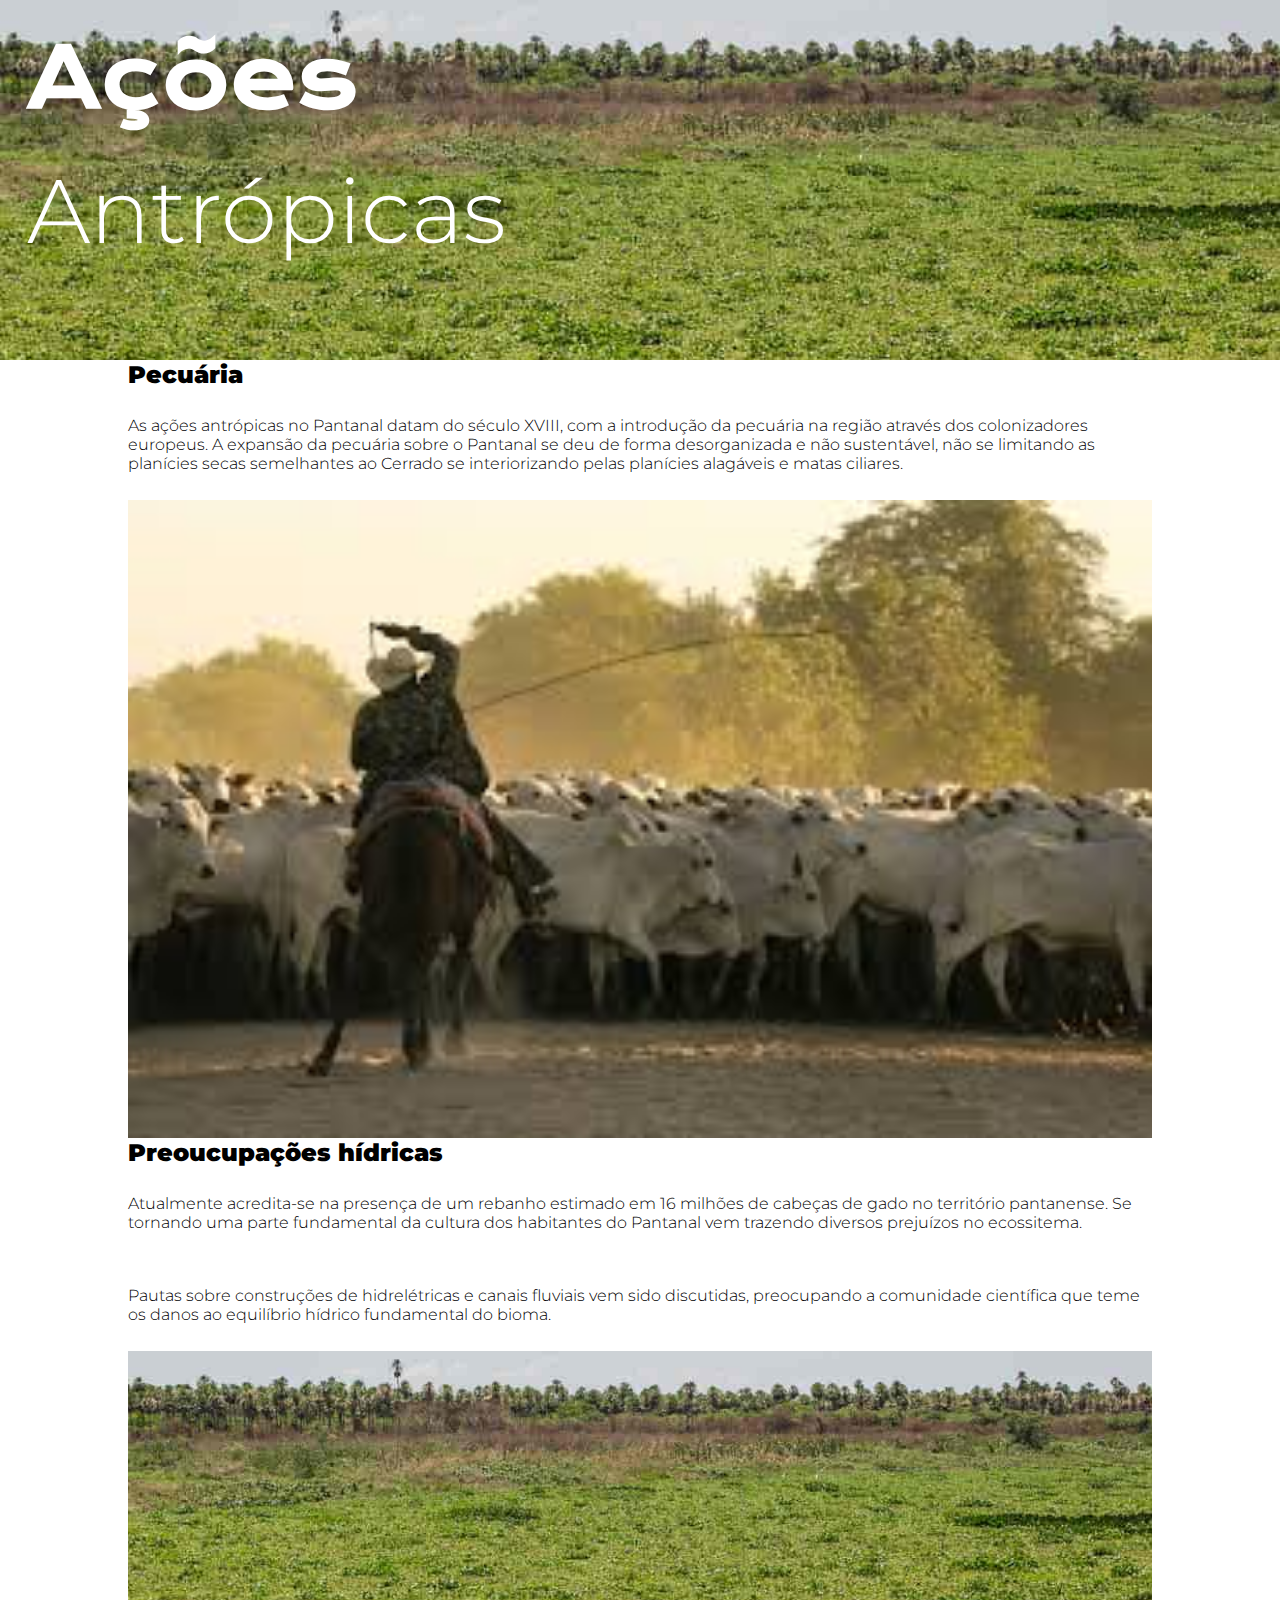
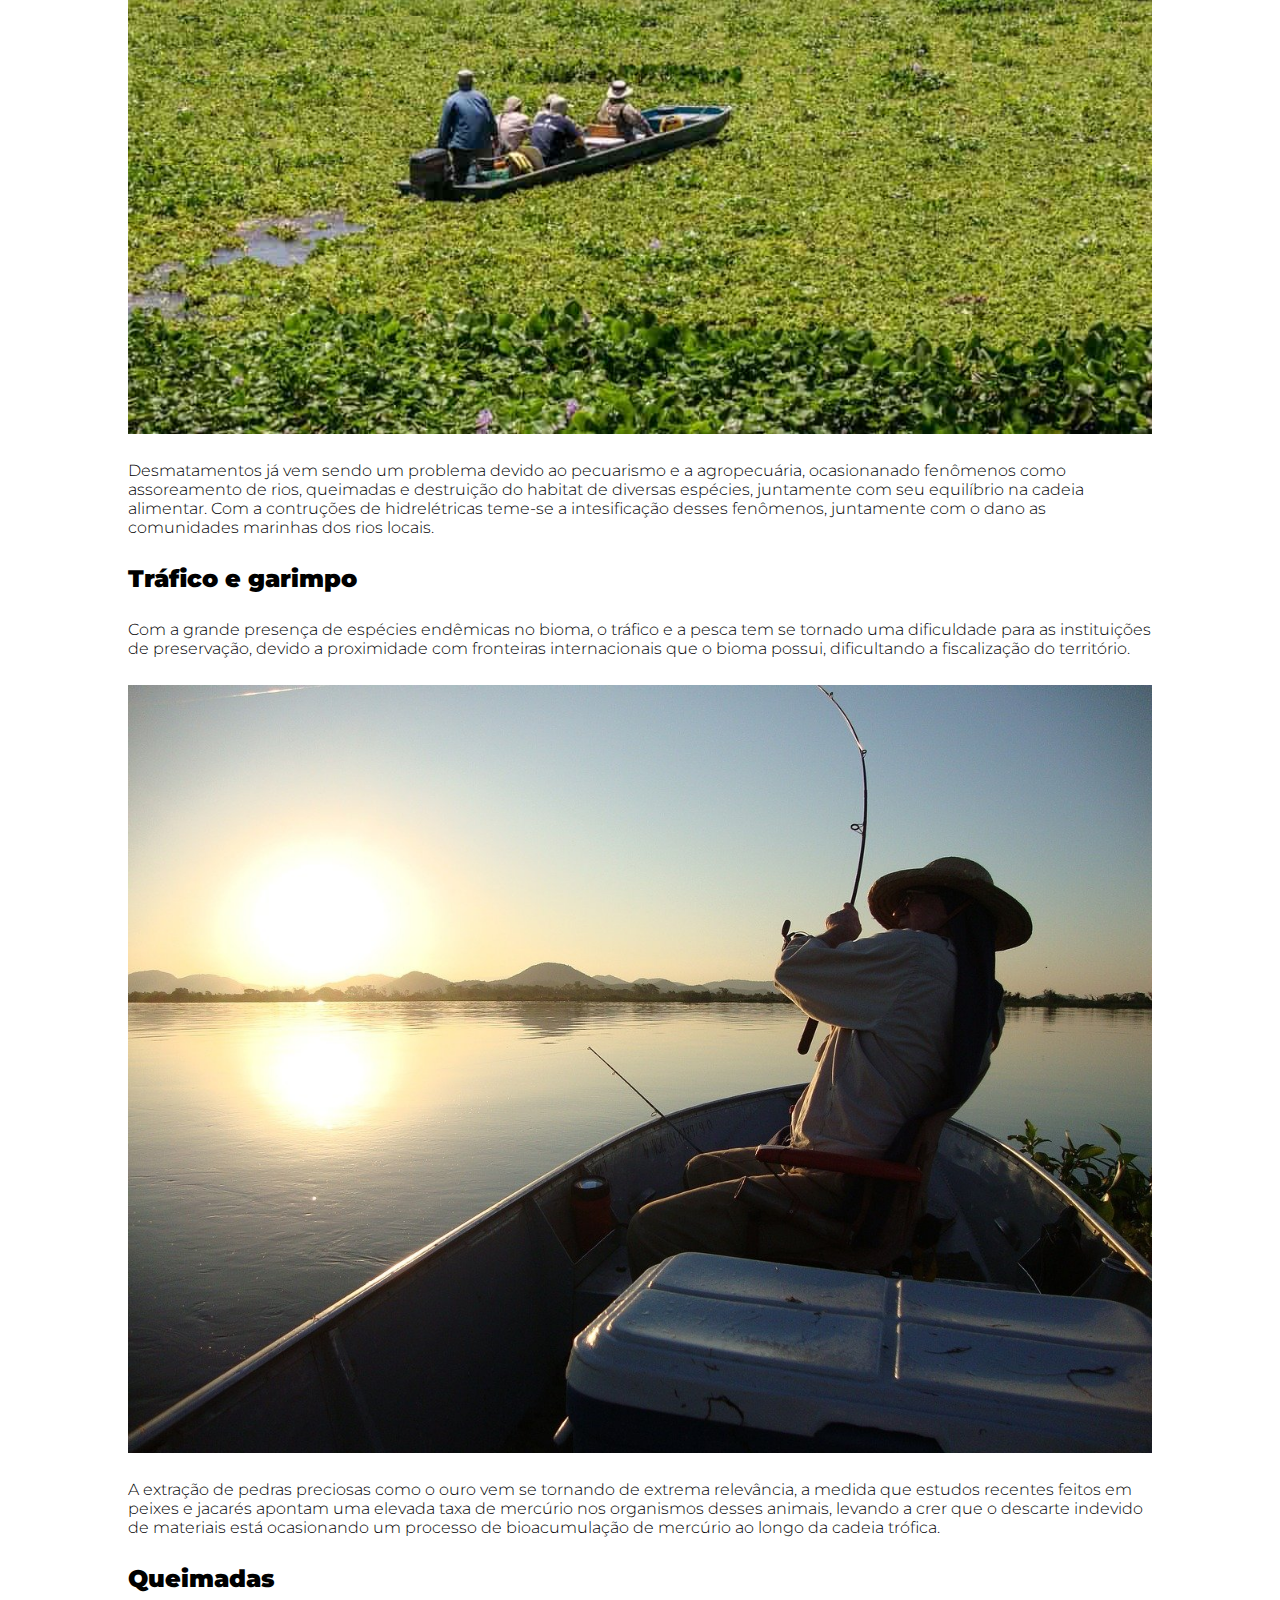
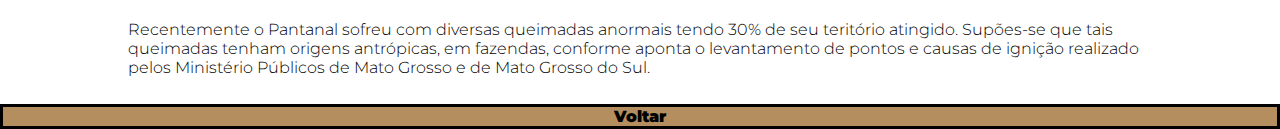
<file: ações antropicas.html>
<!DOCTYPE html>
<html lang="pt-br">
<head>
    <meta charset="UTF-8">
    <meta http-equiv="X-UA-Compatible" content="IE=edge">
    <meta name="viewport" content="width=device-width, initial-scale=1.0">
    <title>pag3</title>
    <link rel="stylesheet" href="style4.css">
    <link rel="preconnect" href="https://fonts.gstatic.com">
    <link href="https://fonts.googleapis.com/css2?family=Montserrat:ital,wght@0,700;1,400&display=swap" rel="stylesheet">
    <link rel="preconnect" href="https://fonts.gstatic.com">
    <link href="https://fonts.googleapis.com/css2?family=Krona+One&family=Montserrat:ital,wght@0,700;1,400&display=swap" rel="stylesheet">
    <link rel="preconnect" href="https://fonts.gstatic.com">
    <link href="https://fonts.googleapis.com/css2?family=Montserrat:ital,wght@1,200&display=swap" rel="stylesheet">
    <link rel="preconnect" href="https://fonts.gstatic.com">
    <link rel="preconnect" href="https://fonts.gstatic.com">
    <link href="https://fonts.googleapis.com/css2?family=Montserrat:ital,wght@0,300;1,200&display=swap" rel="stylesheet">
    <link rel="preconnect" href="https://fonts.gstatic.com">
    <link href="https://fonts.googleapis.com/css2?family=Montserrat:ital,wght@1,900&display=swap" rel="stylesheet">

</head>
<body>
    <main>
        <section class="pseudoheader">
            <h1>Ações</h1>
            <p class="textinicio">Antrópicas</p>
        </section>
        <section class="texto">
            <h2>Pecuária</h2>
            <p>As ações antrópicas no Pantanal datam do século XVIII, com a introdução da pecuária na região através dos colonizadores europeus. A expansão da pecuária sobre o Pantanal se deu de forma desorganizada e não sustentável, não se limitando as planícies secas semelhantes ao Cerrado se interiorizando pelas planícies alagáveis e matas ciliares. </p>
            <img src="images.jpg" alt="Pecuária">
            <h2>Preoucupações hídricas</h2>
            <p>Atualmente acredita-se na presença de um rebanho estimado em 16 milhões de cabeças de gado no território pantanense. Se tornando uma parte fundamental da cultura dos habitantes do Pantanal vem trazendo diversos prejuízos no ecossitema. </p>
            <p>Pautas sobre construções de hidrelétricas e canais fluviais vem sido discutidas, preocupando a comunidade científica que teme os danos ao equilíbrio hídrico fundamental do bioma.  </p>
            <img src="standard_compressed_8143427835_7d42aebb2f_o.jpg" alt="Viagem hídrica">
            <p>Desmatamentos já vem sendo um problema devido ao pecuarismo e a agropecuária, ocasionanado fenômenos como assoreamento de rios, queimadas e destruição do habitat de diversas espécies, juntamente com seu equilíbrio na cadeia alimentar. Com a contruções de hidrelétricas teme-se a intesificação desses fenômenos, juntamente com o dano as comunidades marinhas dos rios locais. </p>
            <h2>Tráfico e garimpo</h2>
            <p>Com a grande presença de espécies endêmicas no bioma, o tráfico e a pesca tem se tornado uma dificuldade para as instituições de preservação, devido a proximidade com fronteiras internacionais que o bioma possui, dificultando a fiscalização do território. </p>
            <img src="swamp-2722482_1280.jpg" alt="pesca">
            <p>A extração de pedras preciosas como o ouro vem se tornando de extrema relevância, a medida que estudos recentes feitos em peixes e jacarés apontam uma elevada taxa de mercúrio nos organismos desses animais, levando a crer que o descarte indevido de materiais está ocasionando um processo de bioacumulação de mercúrio ao longo da cadeia trófica. </p>
            <h2>Queimadas</h2>
            <p>Recentemente o Pantanal sofreu com diversas queimadas anormais tendo 30% de seu teritório atingido. Supões-se que tais queimadas tenham origens antrópicas, em fazendas, conforme aponta o levantamento de pontos e causas de ignição realizado pelos Ministério Públicos de Mato Grosso e de Mato Grosso do Sul. </p>
            
       </section>
    </main>
    <footer>
        <a  rel="next" target="_self" href="index.html"> Voltar </a>
   </footer>
</body>
</html>
</file>
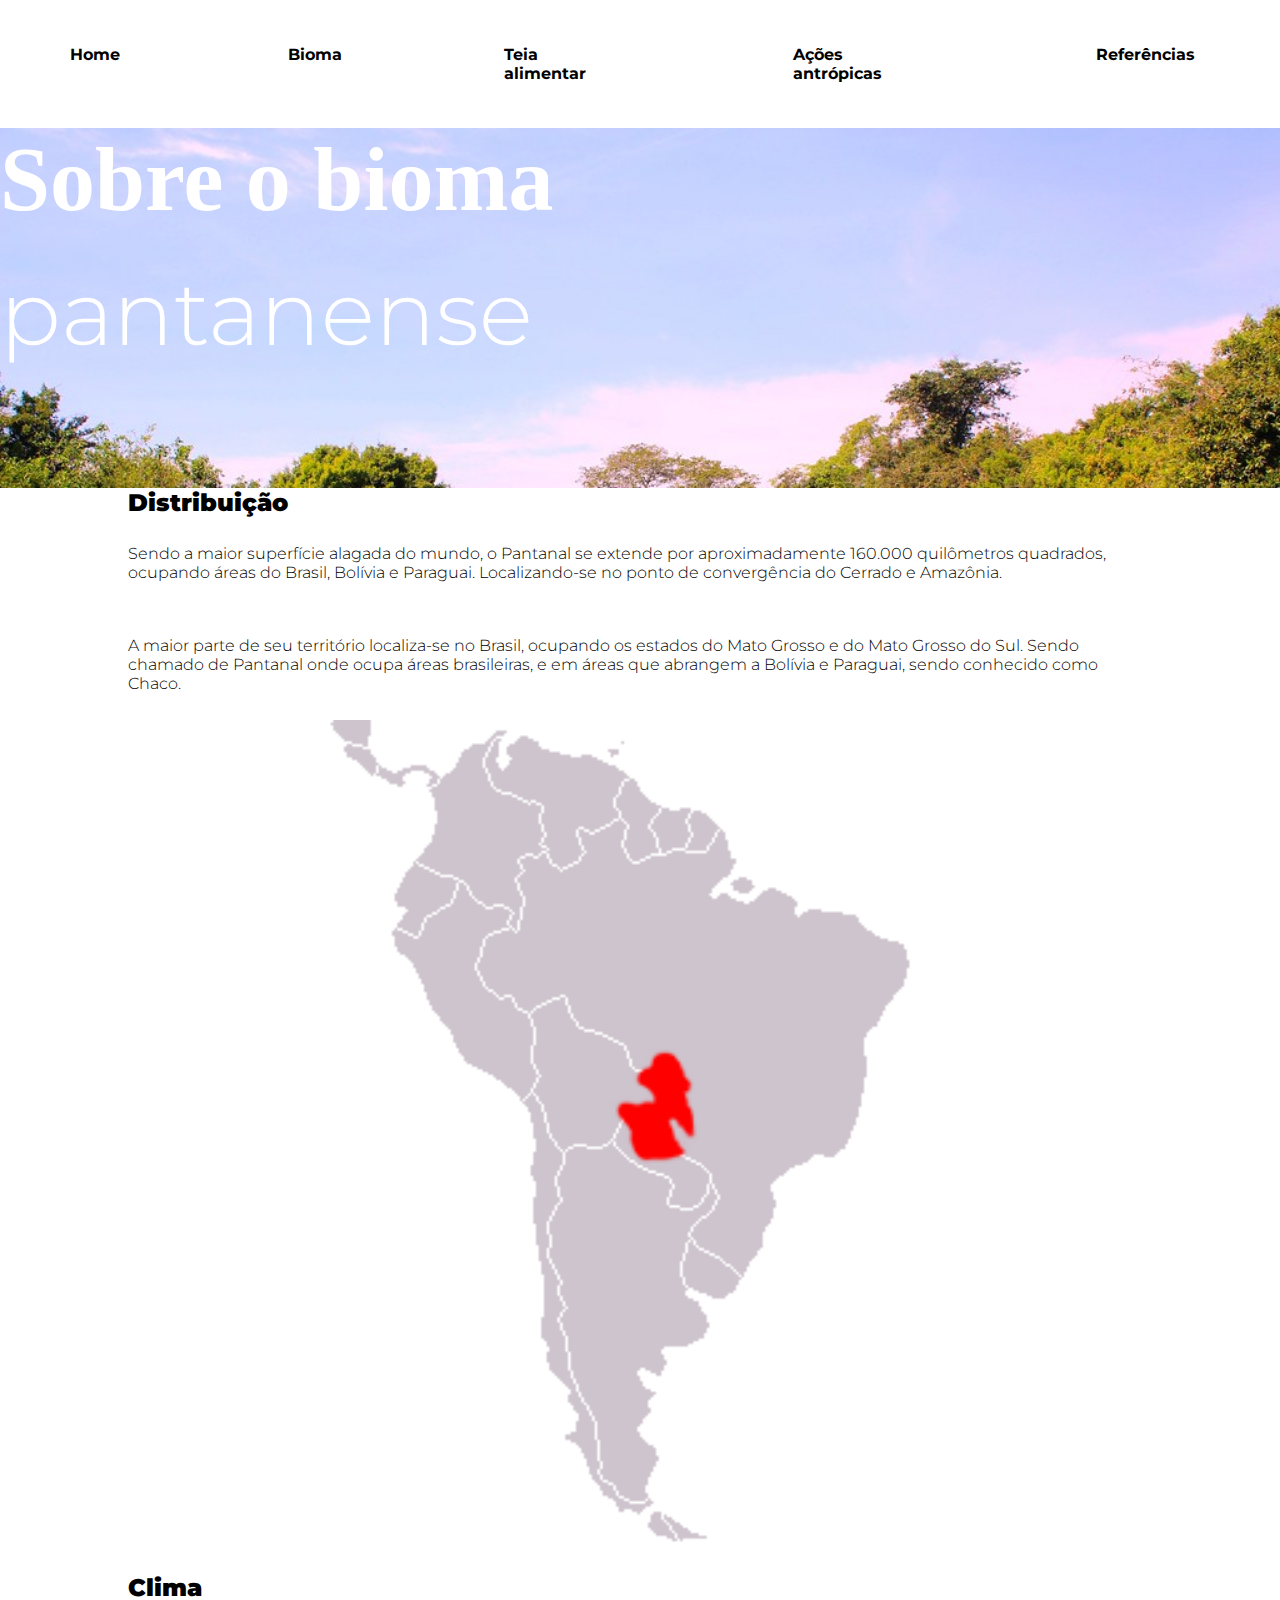
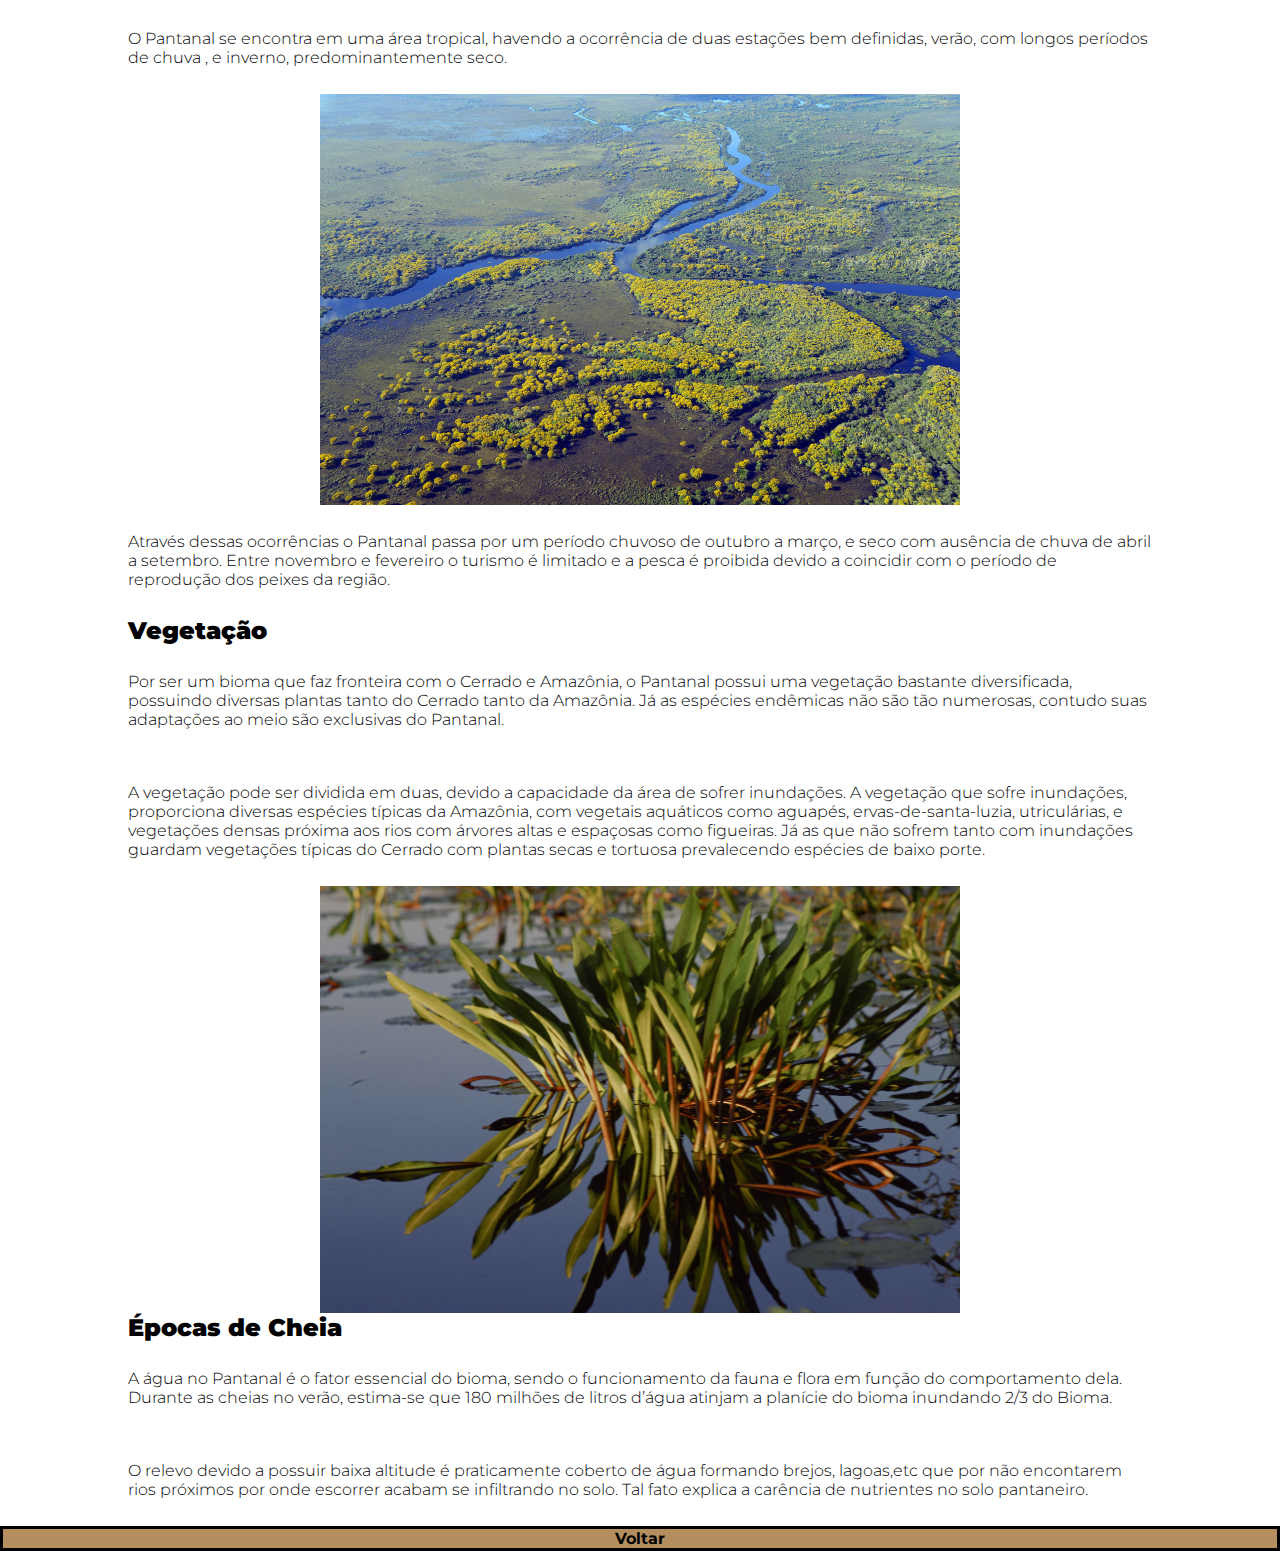
<file: bioma.html>
<!DOCTYPE html>
<html lang="pt-br">
<head>
    <meta charset="UTF-8">
    <meta http-equiv="X-UA-Compatible" content="IE=edge">
    <meta name="viewport" content="width=device-width, initial-scale=1.0">
    <title>pag1</title>
    <link rel="stylesheet" href="style2.css">
    <link rel="preconnect" href="https://fonts.gstatic.com">
    <link href="https://fonts.googleapis.com/css2?family=Montserrat:ital,wght@0,700;1,400&display=swap" rel="stylesheet">
    <link rel="preconnect" href="https://fonts.gstatic.com">
    <link href="https://fonts.googleapis.com/css2?family=Krona+One&family=Montserrat:ital,wght@0,700;1,400&display=swap" rel="stylesheet">
    <link rel="preconnect" href="https://fonts.gstatic.com">
    <link href="https://fonts.googleapis.com/css2?family=Montserrat:ital,wght@1,200&display=swap" rel="stylesheet">
    <link rel="preconnect" href="https://fonts.gstatic.com">
    <link href="https://fonts.googleapis.com/css2?family=Montserrat:ital,wght@0,300;1,200&display=swap" rel="stylesheet">
     <link rel="preconnect" href="https://fonts.gstatic.com">
    <link href="https://fonts.googleapis.com/css2?family=Krona+One&family=Montserrat:ital,wght@0,700;1,400&display=swap" rel="stylesheet">
    <link rel="preconnect" href="https://fonts.gstatic.com">
    <link href="https://fonts.googleapis.com/css2?family=Montserrat:ital,wght@1,900&display=swap" rel="stylesheet">

</head>
<body>
    <header>
        <input id="menu-hamburguer" type="checkbox" />
        <label for="menu-hamburguer">
          <div class="menu">
            <span class="hamburguer"></span>
          </div>
        </label>
        <ul>
            <li> <a rel="next" target="_self" href="index.html"> Home</a></li>
            <li> <a rel="next" target="_self" href="bioma.html"> Bioma</a></li>
            <li> <a rel="next" target="_self" href="teia aliemntar.html">Teia alimentar</a> </li>
            <li> <a rel="next" target="_self" href="ações antropicas.html"> Ações antrópicas</a></li>
            <li> <a  rel="next" target="_self" href="referencia.html"> Referências</a></li>
        </ul>
    </header>
   <main>
        <section class="inicio">
            <h1>Sobre o bioma</h1> 
            <p class="textinicio">pantanense</p>
        </section>
        <section class="texto">
            <h2>Distribuição</h2>
            <p>Sendo a maior superfície alagada do mundo, o Pantanal se extende por aproximadamente 160.000 quilômetros quadrados, ocupando áreas do Brasil, Bolívia e Paraguai. Localizando-se no ponto de convergência do Cerrado e Amazônia.</p>
            <p>A maior parte de seu território localiza-se no Brasil, ocupando os estados do Mato Grosso e do Mato Grosso do Sul. Sendo chamado de Pantanal onde ocupa áreas brasileiras, e em áreas que abrangem a Bolívia e Paraguai, sendo conhecido como Chaco.</p>
            <img src="mapa.png" alt="mapa do pantanal">
            <h2>Clima</h2>
            <p>O Pantanal se encontra em uma área tropical, havendo a ocorrência de duas estações bem definidas, verão, com longos períodos de chuva , e inverno, predominantemente seco.</p>
            <img src="pantanal-5379257_1920.jpg" alt="imagem panorâmica do Pantanal">
            <p>Através dessas ocorrências o Pantanal passa por um período chuvoso de outubro a março, e seco com ausência de chuva de abril a setembro.  Entre novembro e fevereiro o turismo é limitado e a pesca é proibida devido a coincidir com o período de reprodução dos peixes da região.</p>
            <h2>Vegetação</h2>
            <p>Por ser um bioma que faz fronteira com o Cerrado e Amazônia, o Pantanal possui uma vegetação bastante diversificada, possuindo diversas plantas tanto do Cerrado tanto da Amazônia. Já as espécies endêmicas não são tão numerosas, contudo suas adaptações ao meio são exclusivas do Pantanal. </p>
            
            <p>A vegetação pode ser dividida em duas, devido a capacidade da área de sofrer inundações. A vegetação que sofre inundações, proporciona diversas espécies típicas da Amazônia, com vegetais aquáticos como aguapés, ervas-de-santa-luzia, utriculárias, e vegetações densas próxima aos rios com árvores altas e espaçosas como figueiras. Já as que não sofrem tanto com inundações guardam vegetações  típicas do Cerrado com plantas secas e tortuosa prevalecendo espécies de baixo porte.</p>
            <img src="PIXNIO-693659-5140x3430.jpg" alt="plantas do Pantanal">
            <h2>Épocas de Cheia </h2>
            <p>A água no Pantanal é o fator essencial do bioma, sendo o funcionamento da fauna e flora em função do comportamento dela. Durante as cheias no verão, estima-se que 180 milhões de litros d’água atinjam a planície do bioma inundando  2/3 do Bioma. </p>
            <p>O relevo devido a possuir baixa altitude é praticamente coberto de água formando brejos, lagoas,etc que por não encontarem rios próximos por onde escorrer acabam se infiltrando no solo. Tal fato explica a carência de  nutrientes no solo pantaneiro. </p>
        </section>
   </main>
   <footer>
        <a  rel="next" target="_self" href="index.html"> Voltar </a>
   </footer>
</body>
</html>
</file>
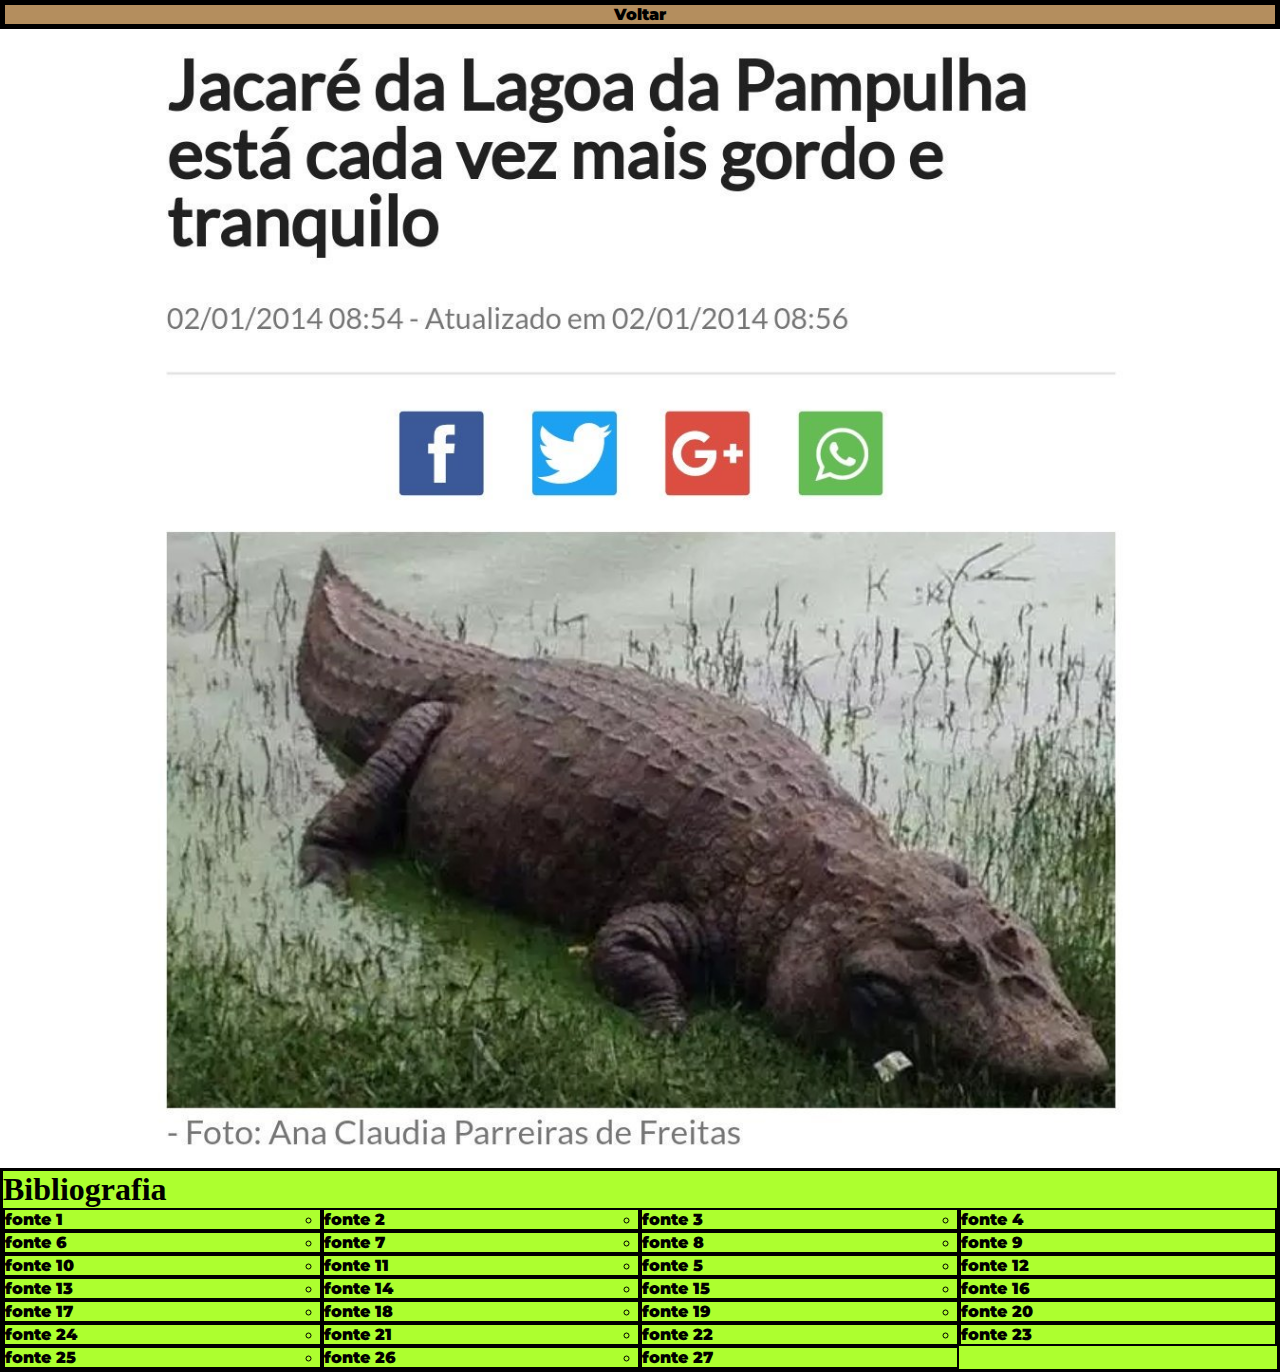
<file: referencia.html>
<!DOCTYPE html>
<html lang="pt-br">
<head>
    <meta charset="UTF-8">
    <meta http-equiv="X-UA-Compatible" content="IE=edge">
    <meta name="viewport" content="width=device-width, initial-scale=1.0">
    <title>pag4</title>
    <link rel="preconnect" href="https://fonts.gstatic.com">
    <link href="https://fonts.googleapis.com/css2?family=Montserrat:ital,wght@0,700;1,400&display=swap" rel="stylesheet">
    <link rel="preconnect" href="https://fonts.gstatic.com">
    <link href="https://fonts.googleapis.com/css2?family=Krona+One&family=Montserrat:ital,wght@0,700;1,400&display=swap" rel="stylesheet">
    <link rel="preconnect" href="https://fonts.gstatic.com">
    <link href="https://fonts.googleapis.com/css2?family=Montserrat:ital,wght@1,900&display=swap" rel="stylesheet">
    <link rel="stylesheet" href="style5.css">
</head>
<body>
    <header>
        <a class="voltar" href="index.html"> Voltar</a>
    </header>
    <main>
        <img src="jacare.jpg" alt="jacaré da Pampulha está cada vez mais tranquilo e gordo">
    </main>
    <footer>
        
        <h1>Bibliografia</h1>
        <ul>
            <li> <a rel="next" target="_blank" href="https://pt.wikipedia.org/wiki/Biomas_do_Brasil"> fonte 1</a></li>
            <li> <a rel="next" target="_blank" href="https://pixnio.com/pt/paisagens/pantano/perto-pantanal-vegetacao#"> fonte 2</a></li>
            <li> <a rel="next" target="_blank" href="https://www.embrapa.br/pantanal/flora-e-paisagens-do-pantanal#:~:text=A%20vegeta%C3%A7%C3%A3o%20do%20Pantanal%20%C3%A9,da%20inunda%C3%A7%C3%A3o%20e%20do%20solo.&text=Nas%20%C3%A1guas%20permanentes%20s%C3%A3o%20comuns,ciper%C3%A1ceas%20e%20diversas%20plantas%20aqu%C3%A1ticas.">fonte 3</a> </li>
            <li> <a rel="next" target="_blank" href="https://www.ibflorestas.org.br/bioma-pantanal?utm_source=google&utm_medium=cpc&utm_campaign=google-ads&keyword=o%20bioma%20pantanal&creative=473189766164&gclid=CjwKCAjwkN6EBhBNEiwADVfya5aMkQBZZ8wBRwM-kPL3RkJDxYwk6w3la7i6omwR1BGbmu3iSfeR5RoCYLcQAvD_BwE"> fonte 4</a></li>
            <li> <a  rel="next" target="_blank" href="https://pixabay.com/pt/photos/pantanal-rio-natureza-paisagem-5379257/"> fonte 6</a></li>
            <li> <a  rel="next" target="_blank" href="https://www.flickr.com/photos/dany13/12833028785/in/photostream/"> fonte 7</a></li>
            <li> <a  rel="next" target="_blank" href="https://commons.wikimedia.org/wiki/File:Acanthochelys_macrocephala_map.png"> fonte 8</a></li>
            <li> <a  rel="next" target="_blank" href="https://www.wwf.org.br/natureza_brasileira/areas_prioritarias/pantanal/bioma_pantanal/"> fonte 9</a></li>
            <li> <a  rel="next" target="_blank" href="https://brasilescola.uol.com.br/brasil/os-animais-pantanal.htm"> fonte 10</a></li>
            <li> <a  rel="next" target="_blank" href="https://brasilescola.uol.com.br/brasil/o-pantanal.htm"> fonte 11</a></li>
            <li> <a  rel="next" target="_blank" href="https://www.sospantanal.org.br/pantanal/"> fonte 5</a></li>
            <li> <a  rel="next" target="_blank" href="https://ambientes.ambientebrasil.com.br/natural/biomas/pantanal_-_clima_e_hidrografia.html"> fonte 12</a></li>
            <li> <a  rel="next" target="_blank" href="https://www.google.com/url?sa=i&url=https%3A%2F%2Fcommons.wikimedia.org%2Fwiki%2FFile%3AJacar%25C3%25A9_do_pantanal.jpg&psig=AOvVaw087yEE6t8ed8ZXC0031qTJ&ust=1620692558755000&source=images&cd=vfe&ved=0CA0QjhxqFwoTCNCYobbsvfACFQAAAAAdAAAAABAD"> fonte 13</a></li>
            <li> <a  rel="next" target="_blank" href="https://commons.wikimedia.org/wiki/File:Pantanal_Birds.jpg"> fonte 14</a></li>
            <li> <a  rel="next" target="_blank" href="https://pixabay.com/pt/photos/gar%C3%A7a-p%C3%A1ssaro-pantanal-natureza-443652/"> fonte 15</a></li>
            <li> <a  rel="next" target="_blank" href="https://www.campograndenews.com.br/meio-ambiente/fogo-no-pantanal-comecou-por-acao-humana-em-fazendas-diz-estudo-do-mp"> fonte 16</a></li>
            <li> <a  rel="next" target="_blank" href="https://www.wwf.org.br/natureza_brasileira/areas_prioritarias/pantanal/ameacas_riscos_pantanal/"> fonte 17</a></li>
            <li> <a  rel="next" target="_blank" href="https://www.embrapa.br/pantanal/impactos-ambientais-e-socioeconomicos-no-pantanal#:~:text=A%20remo%C3%A7%C3%A3o%20da%20vegeta%C3%A7%C3%A3o%20nativa,erosivos%20nas%20bordas%20do%20Pantanal."> fonte 18</a></li>
            <li> <a  rel="next" target="_blank" href="https://www.icmbio.gov.br/portal/unidadesdeconservacao/biomas-brasileiros/pantanal"> fonte 19</a></li>
            <li> <a  rel="next" target="_blank" href="https://www.flickr.com/photos/wildlifepictures/11190729853"> fonte 20</a></li> 
            <li> <a  rel="next" target="_blank" href="http://g1.globo.com/globo-reporter/noticia/2010/09/jacare-acu-tem-cauda-e-boca-devorada-pelas-piranhas-do-rio.html"> fonte 24</a></li>
            <li> <a  rel="next" target="_blank" href="file:///C:/Users/Jo%C3%A2o%20Pedro/Downloads/1257-Texto%20do%20Artigo-3200-1-10-20130921.pdf"> fonte 21</a></li>
            <li> <a  rel="next" target="_blank" href="https://www.sobiologia.com.br/conteudos/Ecologia/Cadeiaalimentar4.php"> fonte 22</a></li>
            <li> <a  rel="next" target="_blank" href="https://bicho365.com/significado-sonhos/sonhar-com-jacare"> fonte 23</a></li>
            <li> <a  rel="next" target="_blank" href=""> fonte 25</a></li>
            <li> <a  rel="next" target="_blank" href=""> fonte 26</a></li>
            <li> <a  rel="next" target="_blank" href=""> fonte 27</a></li>

        </ul>
    </footer>
    
    
</body>
</html>
</file>
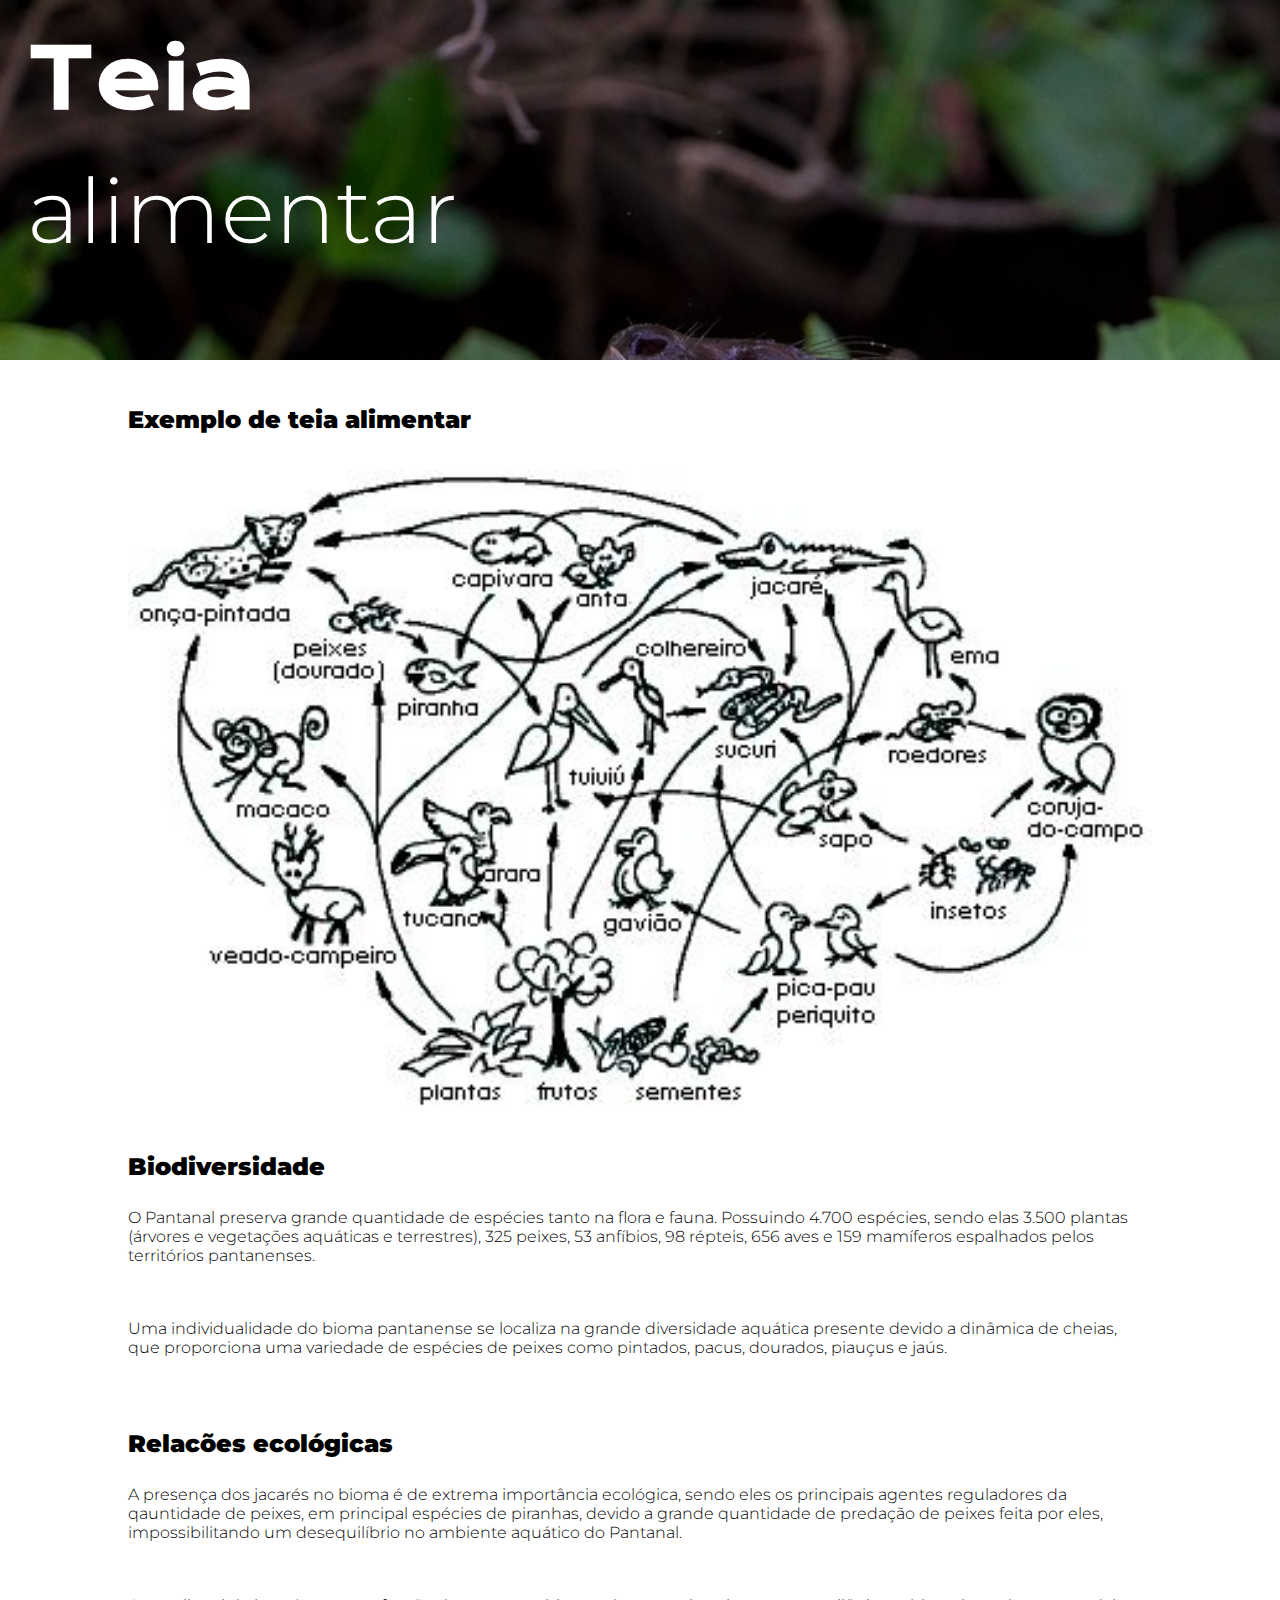
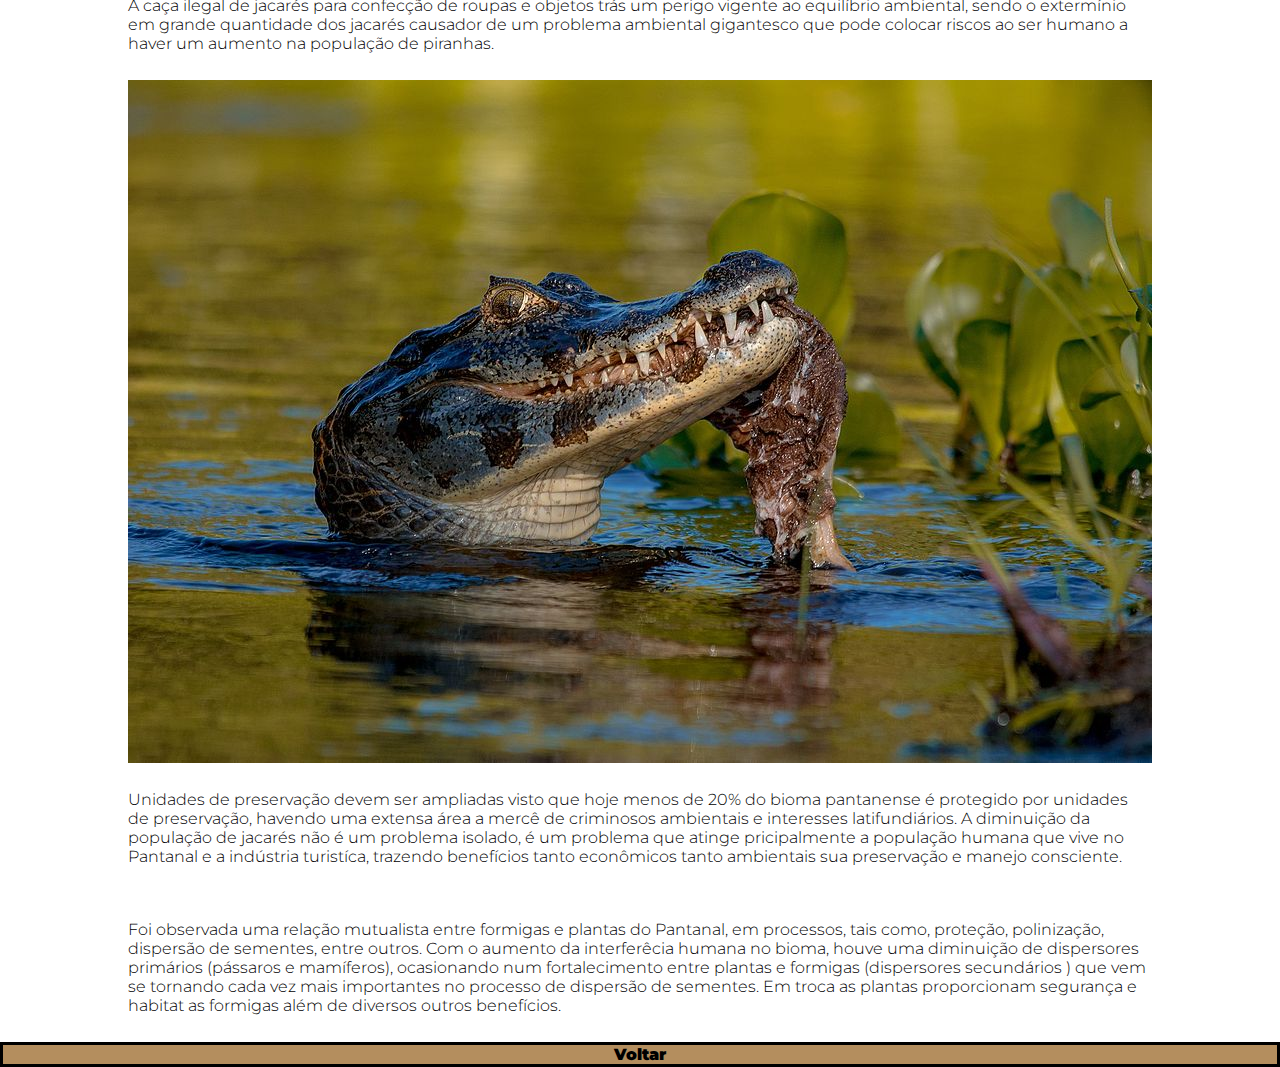
<file: teia aliemntar.html>
<!DOCTYPE html>
<html lang="pt-br">
<head>
    <meta charset="UTF-8">
    <meta http-equiv="X-UA-Compatible" content="IE=edge">
    <meta name="viewport" content="width=device-width, initial-scale=1.0">
    <title>pag2</title>
    <link rel="preconnect" href="https://fonts.gstatic.com">
    <link href="https://fonts.googleapis.com/css2?family=Montserrat:ital,wght@0,700;1,400&display=swap" rel="stylesheet">
    <link rel="preconnect" href="https://fonts.gstatic.com">
    <link href="https://fonts.googleapis.com/css2?family=Krona+One&family=Montserrat:ital,wght@0,700;1,400&display=swap" rel="stylesheet">
    <link rel="preconnect" href="https://fonts.gstatic.com">
    <link href="https://fonts.googleapis.com/css2?family=Montserrat:ital,wght@1,200&display=swap" rel="stylesheet">
    <link rel="preconnect" href="https://fonts.gstatic.com">
    <link rel="stylesheet" href="style3.css">
    <link rel="preconnect" href="https://fonts.gstatic.com">
    <link href="https://fonts.googleapis.com/css2?family=Montserrat:ital,wght@0,300;1,200&display=swap" rel="stylesheet">
    <link rel="preconnect" href="https://fonts.gstatic.com">
    <link href="https://fonts.googleapis.com/css2?family=Montserrat:ital,wght@1,900&display=swap" rel="stylesheet">

</head>
<body>
    <main>
        <section class="pseudoheader">
            <h1>Teia </h1>
            <p class="textinicio">alimentar</p> 
        </section>
        <section class="texto">
            <h2>Exemplo de teia alimentar</h2>
            <img class="teia" src="teiaalimentar.jpg" alt="teia alimentar">
            <h2>Biodiversidade</h2>    
            <p>O Pantanal preserva grande quantidade de espécies tanto na flora e fauna. Possuindo 4.700 espécies, sendo elas 3.500  plantas (árvores e vegetações aquáticas e terrestres), 325  peixes, 53 anfíbios, 98 répteis, 656 aves  e 159 mamíferos espalhados pelos territórios pantanenses.</p>  
            <p>Uma individualidade do bioma pantanense se localiza na grande diversidade aquática presente devido a dinâmica de cheias, que proporciona uma variedade de espécies de peixes como pintados, pacus, dourados, piauçus e jaús. </p>   
            <h2>Relacões ecológicas</h2>
            <p>A presença dos jacarés no bioma é de extrema importância ecológica, sendo eles os principais agentes reguladores da qauntidade de peixes, em principal espécies de piranhas, devido a grande quantidade de predação de peixes feita por eles, impossibilitando um desequilíbrio no ambiente aquático do Pantanal. </p>
            <p>A caça ilegal de jacarés para confecção de roupas e objetos trás um perigo vigente ao equilíbrio ambiental, sendo o extermínio em grande quantidade dos jacarés causador de um problema ambiental gigantesco que pode colocar riscos ao ser humano a haver um aumento na população de piranhas. </p>
            <img src="Jacaré_do_pantanal.jpg" alt="jacaré comendo">
            <p>Unidades de preservação devem ser ampliadas visto que hoje menos de 20% do bioma pantanense é protegido por unidades de preservação, havendo uma extensa área a mercê de criminosos ambientais e interesses latifundiários. A diminuição da população de jacarés não é um problema isolado, é um problema que atinge pricipalmente a população humana que vive no Pantanal e a indústria turistíca, trazendo benefícios tanto econômicos tanto ambientais sua preservação e manejo consciente.</p>
            <p>Foi observada uma relação mutualista entre formigas e plantas do Pantanal,  em processos, tais como, proteção, polinização, dispersão de sementes, entre outros. Com o aumento da interferêcia humana no bioma, houve uma diminuição de dispersores primários (pássaros e mamíferos), ocasionando num fortalecimento entre plantas e formigas (dispersores secundários ) que vem se tornando cada vez mais importantes no processo de dispersão de sementes. Em troca as plantas proporcionam segurança e habitat as formigas além de diversos outros benefícios.
            </p>
              

        </section>
    </main>
    <footer>
        <a  rel="next" target="_self" href="index.html"> Voltar </a>
   </footer>
    
</body>
</html>
</file>
<file: style4.css>
*{
    margin: 0;
    padding: 0;
    box-sizing: border-box;
}
.pseudoheader{
    display: flex;
    flex-direction: column;
    padding-left:3vh ;
    padding-top:3vh ;
    height: 40vh;
    background-size: 100%;
    background-repeat: no-repeat;
    background-image: url(standard_compressed_8143427835_7d42aebb2f_o.jpg);
}
.textinicio{
    color:white;
    font-size: 10vh;
}
h1{
    font-size: 9vh;
    color: White;
    font-family: 'Krona One', sans-serif;
}
footer{
    width: 100%;
    background-color: rgb(180, 142, 94);
    display: flex;
    justify-content: center;
    border: solid;
    font-size: 700;
    font-family: 'Montserrat', sans-serif;
}
a{
    font-family: 'Montserrat', sans-serif;
    font-weight: 900;
    width: 20%;
    display: flex;
    justify-content: center;
    flex-direction: row;
    text-decoration: none;
    color: black;
}
p{
        font-family:'Montserrat', sans-serif ;
        font-weight: 300;
        width: 80%;
        padding-bottom: 3vh;
        padding-top: 3vh;

}
h2{
    width: 80%;
    font-family: 'Montserrat', sans-serif;
    font-weight: 900;
    
}
.texto{
    display: flex;
    flex-direction: row;
    justify-content: center;
    width: 100%;
    flex-wrap: wrap;
}
img{
    width: 80%;
}
</file>
<file: style2.css>
*{
    margin: 0;
    padding: 0;
    box-sizing: border-box;
}
ul{
    display: flex;
    justify-content: space-between;
    flex-direction: row;
    padding-left: 5vh;
    padding-right: 5vh;
    
  }
li{
    text-decoration: none;
    list-style: none; 
    padding-bottom: 5vh;
  
  }
  a:hover{
      color: red;
      font-family: 'Montserrat', sans-serif;
      font-weight: 400;

  }
header{
    display: flex;
    flex-direction: column;
    padding-top: 5vh;
    padding-left: 5vh;
    background-color: rgb(235, 235, 205);
  }
input{
    display: none;
  }
.inicio{
    width: 100%;
    background-image: url(pantana.jpg);
    height: 40vh;
    background-size: 100%;
    background-repeat: no-repeat;
}
h1{
    font-size: 10vh;
    display: flex;
    flex-wrap: wrap;
    color: white;
}
.textinicio{
    font-size: 10vh;
    color: white;
}
header{
    background-color: white;
    display: flex;
    justify-content:  flex-start;
}
img{
    width: 50%;
    display: flex;
}
footer{
    width: 100%;
    background-color: rgb(180, 142, 94);
    display: flex;
    justify-content: center;
    border: solid;
    font-weight: 700;
    font-family: 'Montserrat', sans-serif;
}
a{
   font-weight: 700;
    color: white; 
    font-family: 'Montserrat', sans-serif;
    width: 20%;
    display: flex;
    justify-content: center;
    flex-direction: row;
    text-decoration: none;
    color: black;
}
p{
    font-family:'Montserrat', sans-serif ;
    font-weight: 300;
    width: 80%;
    padding-bottom: 3vh;
    padding-top: 3vh;
}
h2{
    width: 80%;
    font-family: 'Montserrat', sans-serif;
    font-weight: 900;
    
}
.texto{
    display: flex;
    flex-direction: row;
    justify-content: center;
    width: 100%;
    flex-wrap: wrap;
}
@media(max-width:636px){
    header{
        padding-bottom: 2vh;
    }
    .menu {
        background: #fff;
        width: 60px;
        height: 60px;
        position: fixed;
        bottom: 485px;
        right: 530px;
      }
      
      .hamburguer {
        position: relative;
        display: block;
        background: #000;
        width: 30px;
        height: 2px;
        top: 29px;
        left: 15px;
        transition: 0.5s ease-in-out;
      }
      
      .hamburguer:before,
      .hamburguer:after {
        background: #000;
        content: '';
        display: block;
        width: 100%;
        height: 100%;
        position: absolute;
        transition: 0.5s ease-in-out;
      }
      
      .hamburguer:before {
        top: -10px;
      }
      
      .hamburguer:after {
        bottom: -10px;
      }
      
      input {
        display: none;
      }
      
      input:checked ~ label .hamburguer {
        transform: rotate(45deg);
      }
      input:checked ~ ul{
          opacity: 1;
      
      }
      
      input:checked ~ label .hamburguer:before {
        transform: rotate(90deg);
        top: 0;
      }
      
      input:checked ~ label .hamburguer:after {
        transform: rotate(90deg);
        bottom: 0;
      }
      ul{
          position: absolute;
          top: 50%;
          left:50%;
          transform: translate(-50%,-50%);
          list-style-type:none;
          opacity: 0;
          transition: .25s 0.25s ease-in-out;
          display: flex;
          justify-content: space-between;
          flex-direction: column;
      }
      a{
          font-size: large;
          text-decoration: none;
          color: black;
          font-family: 'Montserrat', sans-serif;
          font-weight: 900;
      }
}
</file>
<file: style5.css>
*{
    margin: 0;
    padding: 0;
    box-sizing: border-box;
}
main{
    width: 100%;
    display: flex;
    justify-content: center;
    align-items: center;
}
header{
    width: 100%;
    background-color: rgb(180, 142, 94);
    display: flex;
    justify-content: center;
    align-items: center;
    border: solid;
}
.voltar{
    display: flex;
    justify-content: center;
    align-items: center;
}
img{
    width: 80%;
}
h1{
    width: 100%;
}
li{
    width:25% ;
    text-decoration: none;
}
ul{
    width: 100%;
    list-style: circle;
    display: flex;
    flex-wrap: wrap;
    flex-direction: row;
    text-decoration: none;
}

footer{
    border: solid;
    flex-wrap: wrap;
    width: 100%;
    background-color: greenyellow;
    display: flex;
    flex-direction: column;
}
a{
    font-family: 'Montserrat', sans-serif;
    font-weight: 900;
    width: 100%;
    border: solid 2px;
    display: flex;
    flex-direction: row;
    text-decoration: none;
    color: black;
}
</file>
<file: style3.css>
*{
    margin: 0;
    padding: 0;
    box-sizing: border-box;
}
.pseudoheader{
    display: flex;
    flex-direction: column;
    padding-left:3vh ;
    padding-top:3vh ;
    height: 40vh;
    background-size: 100%;
    background-repeat: no-repeat;
    background-image: url(11190729853_c2664b290b_c.jpg)
}
.textinicio{
    color:white;
    font-size: 10vh;
    
}
h1{
    font-size: 9vh;
    color: white;
    font-family: 'Krona One', sans-serif;
}
p{
    font-family:'Montserrat', sans-serif ;
    font-weight: 300;
    width: 80%;
    padding-bottom: 3vh;
    padding-top: 3vh;

}
.teia{
    padding-top:4vh ;
}
h2{
    font-family: 'Montserrat', sans-serif;
    font-weight: 900;
    padding-top:5vh ;
    width: 80%;
    
}
.texto{
    display: flex;
    flex-direction: row;
    justify-content: center;
    width: 100%;
    flex-wrap: wrap;
}
img{
    width: 80%;
}
a{
    font-family: 'Montserrat', sans-serif;
    font-weight: 900;
    width: 20%;
    display: flex;
    justify-content: center;
    flex-direction: row;
    text-decoration: none;
    color: black;

}
footer{
    width: 100%;
    background-color: rgb(180, 142, 94);
    display: flex;
    justify-content: center;
    border: solid;
}
</file>
